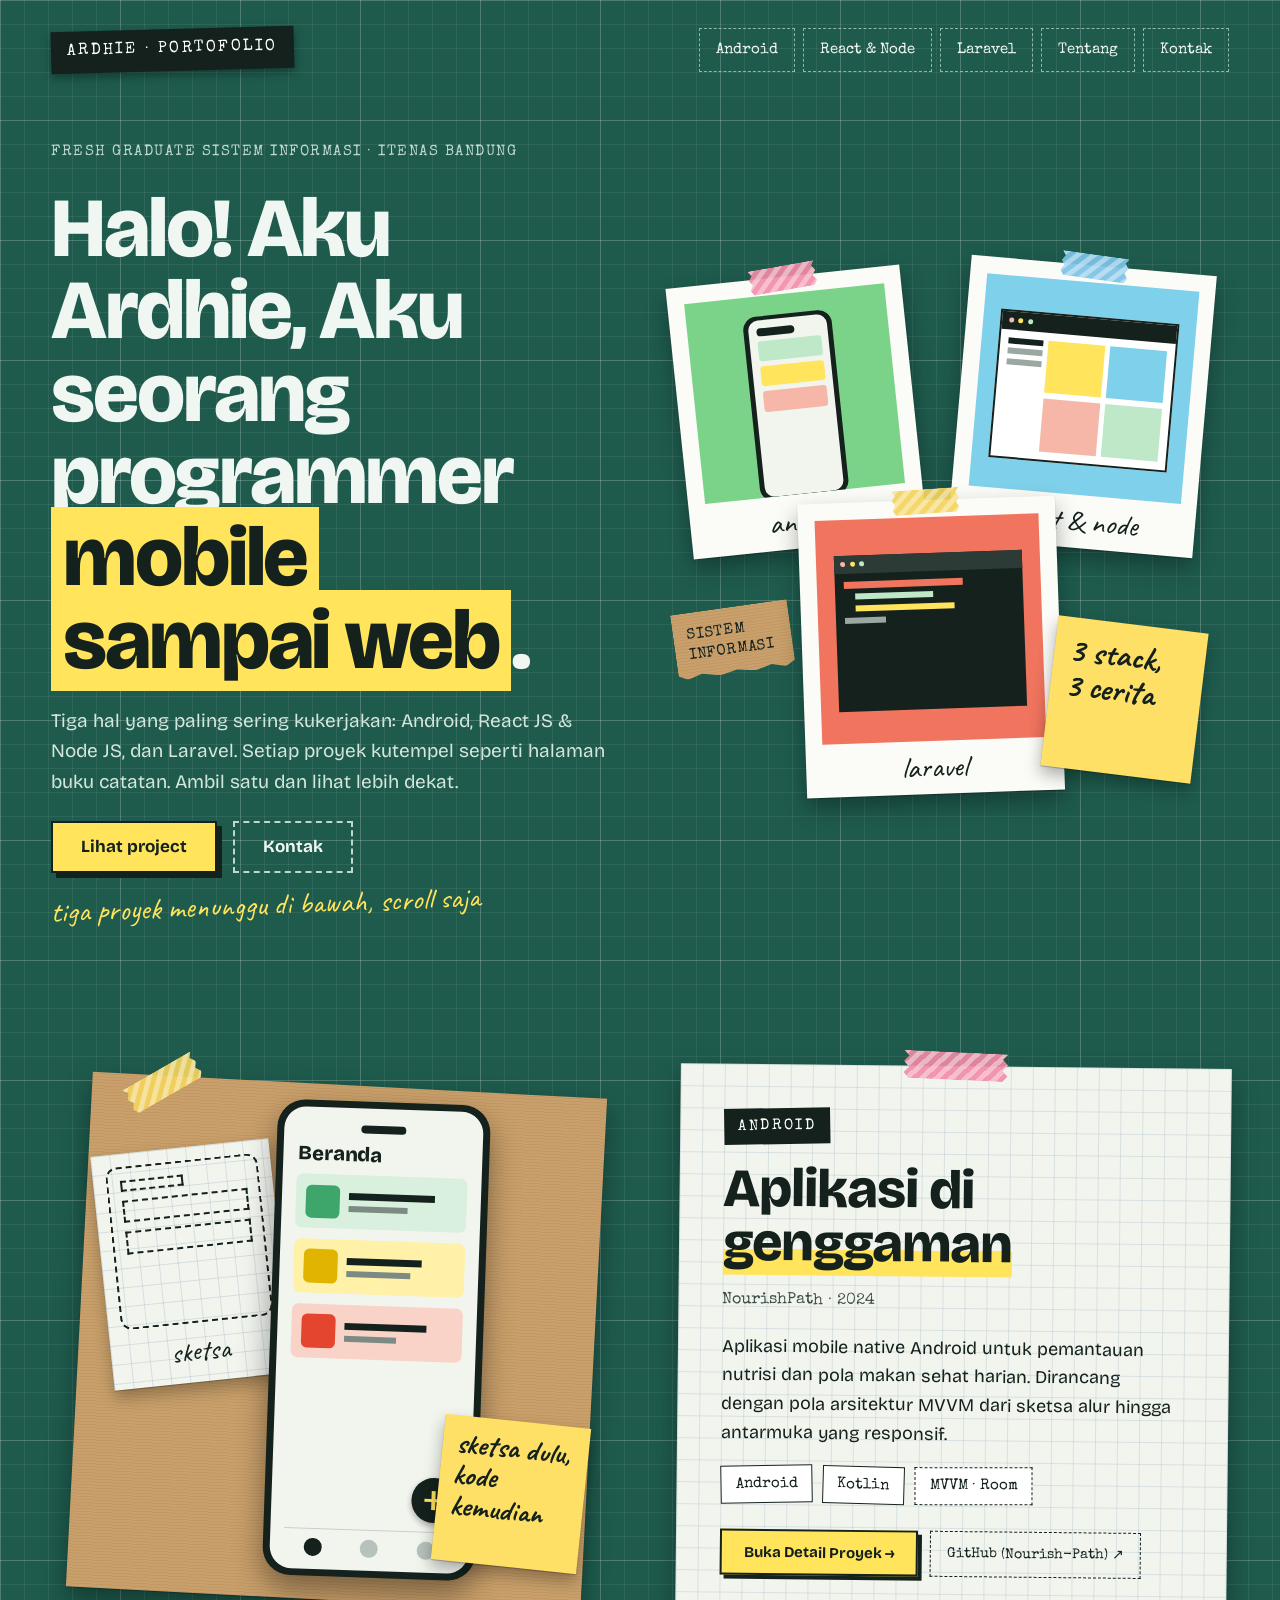
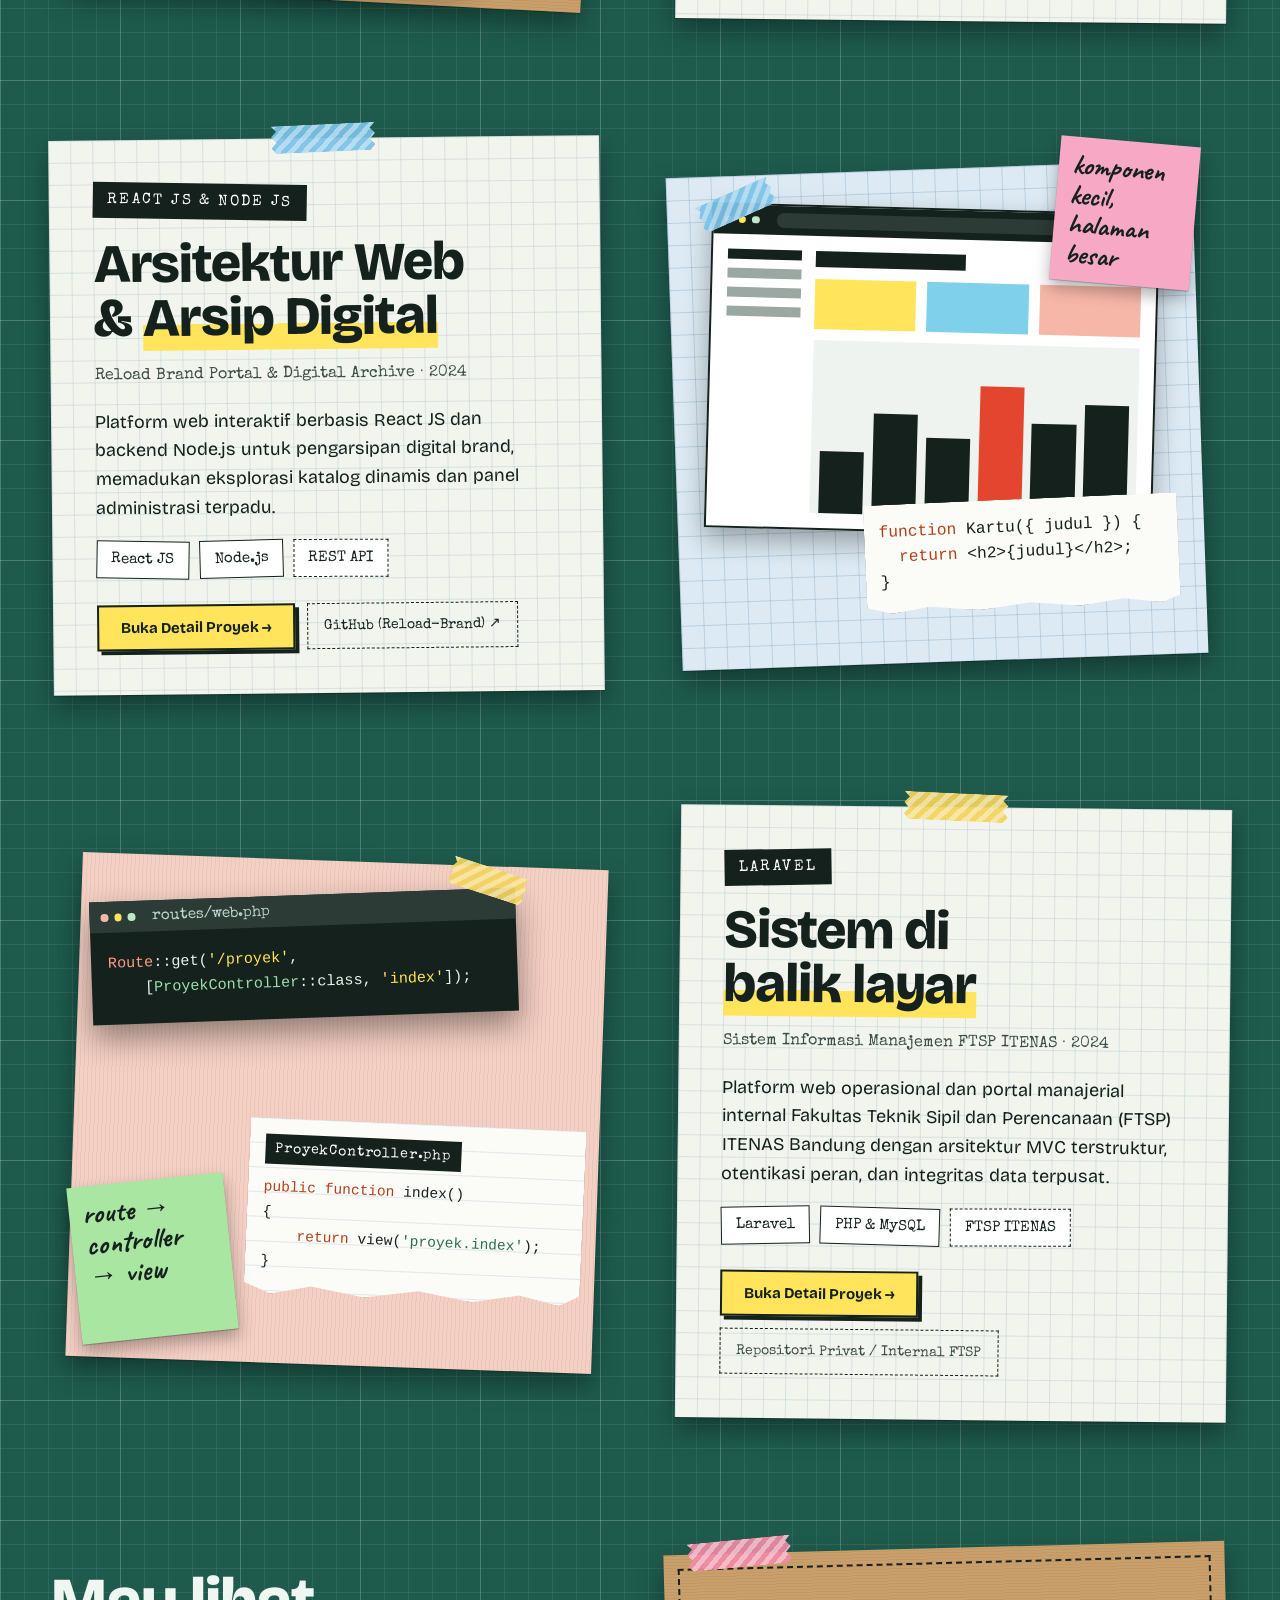
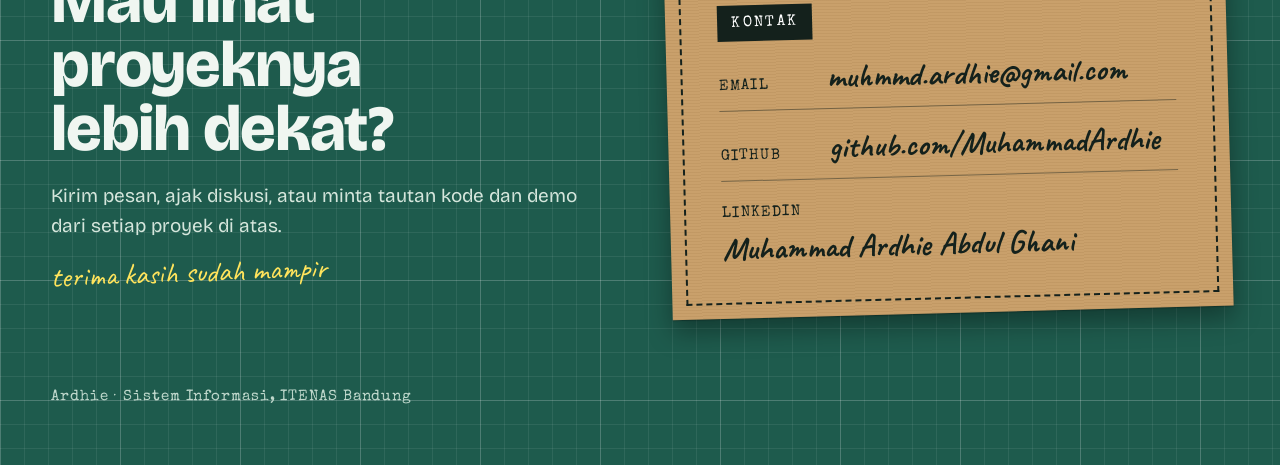
<file: index.html>
<!DOCTYPE html>
<html lang="id">

<head>
  <meta charset="utf-8">
  <meta name="viewport" content="width=device-width, initial-scale=1">
  <title>Portofolio Ardhie — Meja Kerja &amp; Rekayasa Sistem</title>
  <meta name="description"
    content="Portofolio software engineer Muhammad Ardhie. Spesialisasi Android Native, React JS, dan Laravel Systems.">
  <link rel="icon" type="image/svg+xml" href="assets/favicon.svg">
  <link rel="preconnect" href="https://fonts.googleapis.com">
  <link rel="preconnect" href="https://fonts.gstatic.com" crossorigin>
  <link
    href="https://fonts.googleapis.com/css2?family=Bricolage+Grotesque:opsz,wght@12..96,400;12..96,700;12..96,800&family=Caveat:wght@500;700&family=Special+Elite&display=swap"
    rel="stylesheet">
  <style>
    * {
      box-sizing: border-box;
    }

    html {
      scroll-behavior: smooth;
    }

    ::selection {
      background: #FFE45C;
      color: #14211C;
    }

    ::-moz-selection {
      background: #FFE45C;
      color: #14211C;
    }

    body {
      margin: 0;
      color: #F0F6F1;
      font-family: 'Bricolage Grotesque', 'Segoe UI', sans-serif;
      line-height: 1.6;
      background-color: #1E5B4D;
      background-image:
        linear-gradient(rgba(255, 255, 255, .07) 1px, transparent 1px),
        linear-gradient(90deg, rgba(255, 255, 255, .07) 1px, transparent 1px),
        linear-gradient(rgba(255, 255, 255, .15) 1px, transparent 1px),
        linear-gradient(90deg, rgba(255, 255, 255, .15) 1px, transparent 1px);
      background-size: 24px 24px, 24px 24px, 120px 120px, 120px 120px;
      overflow-x: hidden;
    }

    a {
      color: #14211C;
    }

    a:focus-visible {
      outline: 3px solid #FFE45C;
      outline-offset: 3px;
    }

    a.nav:hover {
      background: #FFE45C;
      color: #14211C;
    }

    a.btn-main:hover {
      transform: translate(2px, 2px);
      box-shadow: 2px 2px 0 #14211C;
    }

    a.btn-alt:hover {
      background: rgba(255, 255, 255, .12);
    }

    .pin {
      transform: rotate(var(--r, 0deg));
      transition: transform .25s ease, box-shadow .25s ease;
    }

    .pin:hover {
      transform: rotate(0deg) scale(1.025);
      z-index: 9;
    }

    @media (prefers-reduced-motion: reduce) {
      html {
        scroll-behavior: auto;
      }

      .pin,
      a.btn-main {
        transition: none;
      }

      .pin:hover {
        transform: rotate(var(--r, 0deg));
      }
    }
  </style>
</head>

<body>
  <!-- Meja potong (cutting mat) hijau, kertas dan foto ditempel di atasnya -->
  <div
    style="width:100%; box-sizing:border-box; min-height:100vh; padding:0 clamp(16px,4vw,56px) 56px; background-color:#1E5B4D; background-image:linear-gradient(rgba(255,255,255,.07) 1px,transparent 1px),linear-gradient(90deg,rgba(255,255,255,.07) 1px,transparent 1px),linear-gradient(rgba(255,255,255,.15) 1px,transparent 1px),linear-gradient(90deg,rgba(255,255,255,.15) 1px,transparent 1px); background-size:24px 24px,24px 24px,120px 120px,120px 120px; color:#F0F6F1; font-family:'Bricolage Grotesque','Segoe UI',sans-serif; overflow-x:hidden"
    data-canvas-width="1360" data-canvas-height="3350" data-document-role="page" data-label="Landing portfolio">
    <div style="max-width:1200px; margin:0 auto; display:flex; flex-direction:column">

      <!-- NAV -->
      <nav aria-label="Navigasi utama"
        style="display:flex; flex-wrap:wrap; align-items:center; justify-content:space-between; gap:16px; padding-block:28px">
        <div
          style="background:#14211C; color:#FFFFFF; font-family:'Special Elite','Courier New',monospace; font-size:16px; letter-spacing:.14em; text-transform:uppercase; padding:8px 16px; transform:rotate(-1.5deg); box-shadow:0 4px 10px rgba(0,0,0,.35)">
          Ardhie · Portofolio</div>
        <div style="display:flex; flex-wrap:wrap; gap:8px">
          <a class="nav" href="#android"
            style="display:inline-flex; align-items:center; min-height:44px; padding:0 16px; box-sizing:border-box; font-family:'Special Elite','Courier New',monospace; font-size:15px; color:#F0F6F1; text-decoration:none; border:1.5px dashed #8FB8A6">Android</a>
          <a class="nav" href="#react"
            style="display:inline-flex; align-items:center; min-height:44px; padding:0 16px; box-sizing:border-box; font-family:'Special Elite','Courier New',monospace; font-size:15px; color:#F0F6F1; text-decoration:none; border:1.5px dashed #8FB8A6">React
            &amp; Node</a>
          <a class="nav" href="#laravel"
            style="display:inline-flex; align-items:center; min-height:44px; padding:0 16px; box-sizing:border-box; font-family:'Special Elite','Courier New',monospace; font-size:15px; color:#F0F6F1; text-decoration:none; border:1.5px dashed #8FB8A6">Laravel</a>
          <a class="nav" href="about.html"
            style="display:inline-flex; align-items:center; min-height:44px; padding:0 16px; box-sizing:border-box; font-family:'Special Elite','Courier New',monospace; font-size:15px; color:#F0F6F1; text-decoration:none; border:1.5px dashed #8FB8A6">Tentang</a>
          <a class="nav" href="#kontak"
            style="display:inline-flex; align-items:center; min-height:44px; padding:0 16px; box-sizing:border-box; font-family:'Special Elite','Courier New',monospace; font-size:15px; color:#F0F6F1; text-decoration:none; border:1.5px dashed #8FB8A6">Kontak</a>
        </div>
      </nav>

      <!-- HERO -->
      <header style="display:flex; flex-wrap:wrap; align-items:center; gap:56px; padding-block:40px 80px">
        <div style="flex:1 1 440px; min-width:0; display:flex; flex-direction:column; gap:24px">
          <div
            style="font-family:'Special Elite','Courier New',monospace; font-size:15px; letter-spacing:.1em; text-transform:uppercase; color:#BFD8CC">
            Fresh Graduate Sistem Informasi · ITENAS Bandung</div>
          <h1
            style="margin:0; font-size:clamp(42px,7vw,84px); line-height:.98; letter-spacing:-.025em; font-weight:800; color:#F0F6F1; text-wrap:balance">
            Halo! Aku Ardhie, Aku seorang programmer <span
              style="background:#FFE45C; color:#14211C; padding:0 .14em; box-decoration-break:clone; -webkit-box-decoration-break:clone">mobile
              sampai web</span>.</h1>
          <p style="margin:0; max-width:52ch; font-size:19px; line-height:1.6; color:#D5E6DC">Tiga hal yang paling
            sering kukerjakan: Android, React JS &amp; Node JS, dan Laravel. Setiap proyek kutempel seperti halaman buku catatan.
            Ambil satu dan lihat lebih dekat.</p>
          <div style="display:flex; flex-wrap:wrap; gap:16px; align-items:center">
            <a class="btn-main" href="#android"
              style="display:inline-flex; align-items:center; min-height:52px; padding:0 28px; box-sizing:border-box; background:#FFE45C; color:#14211C; font-weight:700; font-size:17px; text-decoration:none; border:2px solid #14211C; box-shadow:5px 5px 0 #14211C; transition:transform .15s ease,box-shadow .15s ease">Lihat
              project</a>
            <a class="btn-alt" href="#kontak"
              style="display:inline-flex; align-items:center; min-height:52px; padding:0 28px; box-sizing:border-box; color:#F0F6F1; font-weight:700; font-size:17px; text-decoration:none; border:2px dashed #BFD8CC">Kontak</a>
          </div>
          <div
            style="font-family:'Caveat','Comic Sans MS',cursive; font-size:30px; line-height:1; color:#FFE45C; transform:rotate(-2deg); transform-origin:left center">
            tiga proyek menunggu di bawah, scroll saja</div>
        </div>

        <div style="flex:1 1 440px; min-width:0; display:flex; justify-content:center">
          <div style="container-type:inline-size; position:relative; width:100%; max-width:560px; aspect-ratio:1 / 1">

            <!-- polaroid: android -->
            <div class="pin"
              style="--r:-6deg; position:absolute; left:2%; top:4%; width:42%; box-sizing:border-box; padding:3cqw 3cqw 0; background:#FBFBF7; box-shadow:0 1px 1px rgba(0,0,0,.25),0 10px 22px rgba(0,0,0,.32)">
              <div style="position:relative; aspect-ratio:1 / 1; background:#7BD389; overflow:hidden">
                <div
                  style="position:absolute; left:28%; top:10%; width:44%; height:92%; box-sizing:border-box; padding:.8cqw; background:#14211C; border-radius:2.4cqw">
                  <div
                    style="width:100%; height:100%; box-sizing:border-box; padding:1.4cqw; background:#F2F4EE; border-radius:1.8cqw; display:flex; flex-direction:column; gap:.9cqw">
                    <div style="height:1.4cqw; width:60%; background:#14211C; border-radius:1cqw"></div>
                    <div style="height:3.6cqw; background:#BFE8C8; border-radius:.6cqw"></div>
                    <div style="height:3.6cqw; background:#FFE45C; border-radius:.6cqw"></div>
                    <div style="height:3.6cqw; background:#F6B7A8; border-radius:.6cqw"></div>
                  </div>
                </div>
              </div>
              <div
                style="height:9.5cqw; display:flex; align-items:center; justify-content:center; font-family:'Caveat','Comic Sans MS',cursive; font-size:5.4cqw; color:#14211C">
                android</div>
              <div
                style="position:absolute; top:-2cqw; left:50%; margin-left:-6cqw; width:12cqw; height:4.4cqw; transform:rotate(-4deg); background:repeating-linear-gradient(135deg,rgba(255,255,255,.4) 0 5px,rgba(255,255,255,0) 5px 10px),rgba(242,139,168,.9); clip-path:polygon(0 0,5% 20%,0 40%,5% 60%,0 80%,5% 100%,95% 100%,100% 80%,95% 60%,100% 40%,95% 20%,100% 0)">
              </div>
            </div>

            <!-- polaroid: react -->
            <div class="pin"
              style="--r:5deg; position:absolute; left:52%; top:2%; width:44%; box-sizing:border-box; padding:3cqw 3cqw 0; background:#FBFBF7; box-shadow:0 1px 1px rgba(0,0,0,.25),0 10px 22px rgba(0,0,0,.32)">
              <div style="position:relative; aspect-ratio:1 / 1; background:#7FD0EA; overflow:hidden">
                <div
                  style="position:absolute; left:8%; top:16%; width:84%; height:70%; box-sizing:border-box; background:#FFFFFF; border:.5cqw solid #14211C; display:flex; flex-direction:column">
                  <div
                    style="height:3.2cqw; background:#14211C; display:flex; align-items:center; gap:.8cqw; padding-left:1.2cqw">
                    <div style="width:.9cqw; height:.9cqw; border-radius:50%; background:#F6B7A8"></div>
                    <div style="width:.9cqw; height:.9cqw; border-radius:50%; background:#FFE45C"></div>
                    <div style="width:.9cqw; height:.9cqw; border-radius:50%; background:#BFE8C8"></div>
                  </div>
                  <div style="flex:1; display:flex; gap:1cqw; padding:1.4cqw">
                    <div style="width:22%; display:flex; flex-direction:column; gap:.8cqw">
                      <div style="height:1.1cqw; background:#14211C"></div>
                      <div style="height:1.1cqw; background:#9AA8A1"></div>
                      <div style="height:1.1cqw; background:#9AA8A1"></div>
                    </div>
                    <div style="flex:1; display:grid; grid-template-columns:repeat(2,minmax(0,1fr)); gap:1cqw">
                      <div style="background:#FFE45C"></div>
                      <div style="background:#7FD0EA"></div>
                      <div style="background:#F6B7A8"></div>
                      <div style="background:#BFE8C8"></div>
                    </div>
                  </div>
                </div>
              </div>
              <div
                style="height:9.5cqw; display:flex; align-items:center; justify-content:center; font-family:'Caveat','Comic Sans MS',cursive; font-size:5.4cqw; color:#14211C">
                react &amp; node</div>
              <div
                style="position:absolute; top:-2cqw; left:50%; margin-left:-6cqw; width:12cqw; height:4.4cqw; transform:rotate(3deg); background:repeating-linear-gradient(135deg,rgba(255,255,255,.4) 0 5px,rgba(255,255,255,0) 5px 10px),rgba(124,195,232,.92); clip-path:polygon(0 0,5% 20%,0 40%,5% 60%,0 80%,5% 100%,95% 100%,100% 80%,95% 60%,100% 40%,95% 20%,100% 0)">
              </div>
            </div>

            <!-- kertas kraft: jurusan -->
            <div class="pin"
              style="--r:-8deg; position:absolute; left:1%; top:63%; width:21%; box-sizing:border-box; padding:2.4cqw; background:#C9A06B; background-image:repeating-linear-gradient(0deg,rgba(120,80,30,.09) 0 1px,transparent 1px 3px); color:#14211C; font-family:'Special Elite','Courier New',monospace; font-size:2.7cqw; line-height:1.3; letter-spacing:.06em; text-transform:uppercase; box-shadow:0 1px 1px rgba(0,0,0,.25),0 8px 16px rgba(0,0,0,.3); clip-path:polygon(0 0,100% 0,100% 92%,92% 100%,80% 94%,66% 100%,50% 95%,36% 100%,20% 94%,8% 100%,0 93%)">
              Sistem Informasi</div>

            <!-- polaroid: laravel -->
            <div class="pin"
              style="--r:-2deg; position:absolute; left:24%; top:44%; width:46%; box-sizing:border-box; padding:3cqw 3cqw 0; background:#FBFBF7; box-shadow:0 1px 1px rgba(0,0,0,.25),0 10px 22px rgba(0,0,0,.32)">
              <div style="position:relative; aspect-ratio:1 / 1; background:#F0745E; overflow:hidden">
                <div
                  style="position:absolute; left:8%; top:16%; width:84%; height:70%; box-sizing:border-box; background:#14211C; display:flex; flex-direction:column">
                  <div
                    style="height:3.2cqw; background:#2C3B35; display:flex; align-items:center; gap:.8cqw; padding-left:1.2cqw">
                    <div style="width:.9cqw; height:.9cqw; border-radius:50%; background:#F6B7A8"></div>
                    <div style="width:.9cqw; height:.9cqw; border-radius:50%; background:#FFE45C"></div>
                    <div style="width:.9cqw; height:.9cqw; border-radius:50%; background:#BFE8C8"></div>
                  </div>
                  <div style="flex:1; display:flex; flex-direction:column; gap:1cqw; padding:1.6cqw">
                    <div style="height:1.1cqw; width:70%; background:#F0745E"></div>
                    <div style="height:1.1cqw; width:46%; background:#BFE8C8; margin-left:2cqw"></div>
                    <div style="height:1.1cqw; width:58%; background:#FFE45C; margin-left:2cqw"></div>
                    <div style="height:1.1cqw; width:24%; background:#9AA8A1"></div>
                  </div>
                </div>
              </div>
              <div
                style="height:9.5cqw; display:flex; align-items:center; justify-content:center; font-family:'Caveat','Comic Sans MS',cursive; font-size:5.4cqw; color:#14211C">
                laravel</div>
              <div
                style="position:absolute; top:-2cqw; left:50%; margin-left:-6cqw; width:12cqw; height:4.4cqw; transform:rotate(-2deg); background:repeating-linear-gradient(135deg,rgba(255,255,255,.4) 0 5px,rgba(255,255,255,0) 5px 10px),rgba(244,211,94,.92); clip-path:polygon(0 0,5% 20%,0 40%,5% 60%,0 80%,5% 100%,95% 100%,100% 80%,95% 60%,100% 40%,95% 20%,100% 0)">
              </div>
            </div>

            <!-- sticky note -->
            <div class="pin"
              style="--r:7deg; position:absolute; left:68%; top:66%; width:27%; aspect-ratio:1 / 1; box-sizing:border-box; padding:2.6cqw; background:#FFE066; box-shadow:0 1px 1px rgba(0,0,0,.25),0 8px 16px rgba(0,0,0,.3); font-family:'Caveat','Comic Sans MS',cursive; font-size:6cqw; line-height:1.05; color:#14211C; font-weight:700">
              3 stack,<br>3 cerita</div>
          </div>
        </div>
      </header>

      <!-- ANDROID: gambar kiri, teks kanan -->
      <section id="android"
        style="display:flex; flex-wrap:wrap; align-items:center; gap:56px; padding-block:56px; scroll-margin-top:16px">
        <div style="flex:1 1 440px; min-width:0; display:flex; justify-content:center">
          <div style="container-type:inline-size; position:relative; width:100%; max-width:560px; aspect-ratio:1 / 1">
            <div
              style="position:absolute; left:4%; top:4%; width:92%; height:92%; transform:rotate(3deg); background:#C9A06B; background-image:repeating-linear-gradient(0deg,rgba(120,80,30,.09) 0 1px,transparent 1px 3px); box-shadow:0 1px 1px rgba(0,0,0,.25),0 12px 26px rgba(0,0,0,.35)">
            </div>
            <div
              style="position:absolute; top:1%; left:12%; width:14cqw; height:5cqw; transform:rotate(-30deg); background:repeating-linear-gradient(135deg,rgba(255,255,255,.4) 0 5px,rgba(255,255,255,0) 5px 10px),rgba(244,211,94,.92); clip-path:polygon(0 0,5% 20%,0 40%,5% 60%,0 80%,5% 100%,95% 100%,100% 80%,95% 60%,100% 40%,95% 20%,100% 0)">
            </div>

            <!-- sketsa wireframe -->
            <div class="pin"
              style="--r:-6deg; position:absolute; left:8%; top:15%; width:32%; height:42%; box-sizing:border-box; padding:2.4cqw; background-color:#F2F4EE; background-image:linear-gradient(rgba(60,110,150,.16) 1px,transparent 1px),linear-gradient(90deg,rgba(60,110,150,.16) 1px,transparent 1px); background-size:3.4cqw 3.4cqw; box-shadow:0 1px 1px rgba(0,0,0,.25),0 8px 16px rgba(0,0,0,.28)">
              <div
                style="width:100%; height:78%; box-sizing:border-box; border:.5cqw dashed #14211C; border-radius:2cqw; padding:2cqw; display:flex; flex-direction:column; gap:1.6cqw">
                <div style="height:2cqw; width:50%; border:.4cqw dashed #14211C"></div>
                <div style="height:4cqw; border:.4cqw dashed #14211C"></div>
                <div style="height:4cqw; border:.4cqw dashed #14211C"></div>
              </div>
              <div
                style="font-family:'Caveat','Comic Sans MS',cursive; font-size:5cqw; color:#14211C; text-align:center; padding-top:1cqw">
                sketsa</div>
            </div>

            <!-- ponsel -->
            <div class="pin"
              style="--r:2deg; position:absolute; left:38%; top:7%; width:38%; height:85%; box-sizing:border-box; padding:1.2cqw; background:#14211C; border-radius:5cqw; box-shadow:0 14px 30px rgba(0,0,0,.4)">
              <div
                style="position:relative; width:100%; height:100%; box-sizing:border-box; padding:3cqw 2.6cqw 2.4cqw; background:#F2F4EE; border-radius:3.9cqw; display:flex; flex-direction:column; gap:2cqw; overflow:hidden">
                <div style="align-self:center; width:8cqw; height:1.5cqw; border-radius:1cqw; background:#14211C"></div>
                <div style="font-size:3.6cqw; font-weight:800; color:#14211C; line-height:1">Beranda</div>
                <div
                  style="display:flex; align-items:center; gap:1.6cqw; padding:1.8cqw; background:#D8F0DD; border-radius:1.2cqw">
                  <div style="width:6cqw; height:6cqw; background:#3FA66B; border-radius:1cqw"></div>
                  <div style="flex:1; display:flex; flex-direction:column; gap:1cqw">
                    <div style="height:1.3cqw; width:80%; background:#14211C"></div>
                    <div style="height:1.1cqw; width:55%; background:#7C8A83"></div>
                  </div>
                </div>
                <div
                  style="display:flex; align-items:center; gap:1.6cqw; padding:1.8cqw; background:#FFF1A8; border-radius:1.2cqw">
                  <div style="width:6cqw; height:6cqw; background:#E0B400; border-radius:1cqw"></div>
                  <div style="flex:1; display:flex; flex-direction:column; gap:1cqw">
                    <div style="height:1.3cqw; width:70%; background:#14211C"></div>
                    <div style="height:1.1cqw; width:60%; background:#7C8A83"></div>
                  </div>
                </div>
                <div
                  style="display:flex; align-items:center; gap:1.6cqw; padding:1.8cqw; background:#FAD3C8; border-radius:1.2cqw">
                  <div style="width:6cqw; height:6cqw; background:#E4452F; border-radius:1cqw"></div>
                  <div style="flex:1; display:flex; flex-direction:column; gap:1cqw">
                    <div style="height:1.3cqw; width:76%; background:#14211C"></div>
                    <div style="height:1.1cqw; width:48%; background:#7C8A83"></div>
                  </div>
                </div>
                <div style="flex:1"></div>
                <div
                  style="position:absolute; right:2.6cqw; bottom:9cqw; width:8cqw; height:8cqw; border-radius:50%; background:#14211C; box-shadow:0 3px 6px rgba(0,0,0,.3)">
                  <div
                    style="position:absolute; left:50%; top:50%; width:3.4cqw; height:.7cqw; margin:-.35cqw 0 0 -1.7cqw; background:#FFE45C">
                  </div>
                  <div
                    style="position:absolute; left:50%; top:50%; width:.7cqw; height:3.4cqw; margin:-1.7cqw 0 0 -.35cqw; background:#FFE45C">
                  </div>
                </div>
                <div
                  style="display:flex; justify-content:space-around; padding-top:1.6cqw; border-top:.3cqw solid #C9D1CC">
                  <div style="width:3.2cqw; height:3.2cqw; border-radius:50%; background:#14211C"></div>
                  <div style="width:3.2cqw; height:3.2cqw; border-radius:50%; background:#B7C2BC"></div>
                  <div style="width:3.2cqw; height:3.2cqw; border-radius:50%; background:#B7C2BC"></div>
                </div>
              </div>
            </div>

            <div class="pin"
              style="--r:6deg; position:absolute; left:68%; top:64%; width:26%; aspect-ratio:1 / 1; box-sizing:border-box; padding:2.4cqw; background:#FFE066; box-shadow:0 1px 1px rgba(0,0,0,.25),0 8px 16px rgba(0,0,0,.3); font-family:'Caveat','Comic Sans MS',cursive; font-size:5.2cqw; line-height:1.05; color:#14211C; font-weight:700">
              sketsa dulu, kode kemudian</div>
          </div>
        </div>

        <div class="pin"
          style="--r:.6deg; position:relative; flex:1 1 420px; min-width:0; box-sizing:border-box; padding:clamp(24px,4vw,44px); background-color:#F2F4EE; background-image:linear-gradient(rgba(60,110,150,.14) 1px,transparent 1px),linear-gradient(90deg,rgba(60,110,150,.14) 1px,transparent 1px); background-size:22px 22px; color:#14211C; box-shadow:0 1px 1px rgba(0,0,0,.25),0 12px 26px rgba(0,0,0,.35); display:flex; flex-direction:column; gap:18px">
          <div
            style="position:absolute; top:-14px; left:50%; margin-left:-52px; width:104px; height:28px; transform:rotate(2deg); background:repeating-linear-gradient(135deg,rgba(255,255,255,.4) 0 5px,rgba(255,255,255,0) 5px 10px),rgba(242,139,168,.9); clip-path:polygon(0 0,5% 20%,0 40%,5% 60%,0 80%,5% 100%,95% 100%,100% 80%,95% 60%,100% 40%,95% 20%,100% 0)">
          </div>
          <div
            style="align-self:flex-start; background:#14211C; color:#FFFFFF; font-family:'Special Elite','Courier New',monospace; font-size:15px; letter-spacing:.16em; text-transform:uppercase; padding:6px 14px; transform:rotate(-1.5deg)">
            Android</div>
          <h2
            style="margin:0; font-size:clamp(34px,5vw,54px); line-height:1; letter-spacing:-.02em; font-weight:800; text-wrap:balance">
            Aplikasi di <span style="background:linear-gradient(transparent 60%,#FFE45C 60%)">genggaman</span></h2>
          <div style="font-family:'Special Elite','Courier New',monospace; font-size:16px; color:#3E4E47">NourishPath ·
            2024</div>
          <p style="margin:0; max-width:52ch; font-size:18px; line-height:1.6">Aplikasi mobile native Android untuk
            pemantauan nutrisi dan pola makan sehat harian. Dirancang dengan pola arsitektur MVVM dari sketsa alur
            hingga antarmuka yang responsif.</p>
          <div style="display:flex; flex-wrap:wrap; gap:10px">
            <span
              style="padding:6px 14px; background:#FFFFFF; border:1.5px solid #14211C; font-family:'Special Elite','Courier New',monospace; font-size:15px; transform:rotate(-1.5deg)">Android</span>
            <span
              style="padding:6px 14px; background:#FFFFFF; border:1.5px solid #14211C; font-family:'Special Elite','Courier New',monospace; font-size:15px; transform:rotate(1deg)">Kotlin</span>
            <span
              style="padding:6px 14px; background:#FFFFFF; border:1.5px dashed #14211C; font-family:'Special Elite','Courier New',monospace; font-size:15px; transform:rotate(-.5deg)">MVVM
              · Room</span>
          </div>
          <div style="display:flex; flex-wrap:wrap; gap:12px; align-items:center; margin-top:8px">
            <a class="btn-main" href="android.html"
              style="display:inline-flex; align-items:center; min-height:46px; padding:0 22px; box-sizing:border-box; background:#FFE45C; color:#14211C; font-weight:700; font-size:15px; text-decoration:none; border:2px solid #14211C; box-shadow:4px 4px 0 #14211C; transition:transform .15s ease,box-shadow .15s ease">Buka
              Detail Proyek →</a>
            <a class="btn-alt" href="https://github.com/Nourish-Path" target="_blank" rel="noopener noreferrer"
              style="display:inline-flex; align-items:center; min-height:46px; padding:0 16px; box-sizing:border-box; color:#14211C; font-family:'Special Elite','Courier New',monospace; font-size:14px; text-decoration:none; border:1.5px dashed #14211C">GitHub
              (Nourish-Path) ↗</a>
          </div>
        </div>
      </section>

      <!-- REACT JS: teks kiri, gambar kanan -->
      <section id="react"
        style="display:flex; flex-wrap:wrap; align-items:center; gap:56px; padding-block:56px; scroll-margin-top:16px">
        <div class="pin"
          style="--r:-.6deg; position:relative; flex:1 1 420px; min-width:0; box-sizing:border-box; padding:clamp(24px,4vw,44px); background-color:#F2F4EE; background-image:linear-gradient(rgba(60,110,150,.14) 1px,transparent 1px),linear-gradient(90deg,rgba(60,110,150,.14) 1px,transparent 1px); background-size:22px 22px; color:#14211C; box-shadow:0 1px 1px rgba(0,0,0,.25),0 12px 26px rgba(0,0,0,.35); display:flex; flex-direction:column; gap:18px">
          <div
            style="position:absolute; top:-14px; left:50%; margin-left:-52px; width:104px; height:28px; transform:rotate(-2deg); background:repeating-linear-gradient(135deg,rgba(255,255,255,.4) 0 5px,rgba(255,255,255,0) 5px 10px),rgba(124,195,232,.92); clip-path:polygon(0 0,5% 20%,0 40%,5% 60%,0 80%,5% 100%,95% 100%,100% 80%,95% 60%,100% 40%,95% 20%,100% 0)">
          </div>
          <div
            style="align-self:flex-start; background:#14211C; color:#FFFFFF; font-family:'Special Elite','Courier New',monospace; font-size:15px; letter-spacing:.16em; text-transform:uppercase; padding:6px 14px; transform:rotate(1.5deg)">
            React JS &amp; Node JS</div>
          <h2
            style="margin:0; font-size:clamp(34px,5vw,54px); line-height:1; letter-spacing:-.02em; font-weight:800; text-wrap:balance">
            Arsitektur Web &amp; <span style="background:linear-gradient(transparent 60%,#FFE45C 60%)">Arsip Digital</span></h2>
          <div style="font-family:'Special Elite','Courier New',monospace; font-size:16px; color:#3E4E47">Reload Brand
            Portal &amp; Digital Archive · 2024</div>
          <p style="margin:0; max-width:52ch; font-size:18px; line-height:1.6">Platform web interaktif berbasis React
            JS dan backend Node.js untuk pengarsipan digital brand, memadukan eksplorasi katalog dinamis dan panel administrasi
            terpadu.</p>
          <div style="display:flex; flex-wrap:wrap; gap:10px">
            <span
              style="padding:6px 14px; background:#FFFFFF; border:1.5px solid #14211C; font-family:'Special Elite','Courier New',monospace; font-size:15px; transform:rotate(1.5deg)">React
              JS</span>
            <span
              style="padding:6px 14px; background:#FFFFFF; border:1.5px solid #14211C; font-family:'Special Elite','Courier New',monospace; font-size:15px; transform:rotate(-1deg)">Node.js</span>
            <span
              style="padding:6px 14px; background:#FFFFFF; border:1.5px dashed #14211C; font-family:'Special Elite','Courier New',monospace; font-size:15px; transform:rotate(.5deg)">REST API</span>
          </div>
          <div style="display:flex; flex-wrap:wrap; gap:12px; align-items:center; margin-top:8px">
            <a class="btn-main" href="react.html"
              style="display:inline-flex; align-items:center; min-height:46px; padding:0 22px; box-sizing:border-box; background:#FFE45C; color:#14211C; font-weight:700; font-size:15px; text-decoration:none; border:2px solid #14211C; box-shadow:4px 4px 0 #14211C; transition:transform .15s ease,box-shadow .15s ease">Buka
              Detail Proyek →</a>
            <a class="btn-alt" href="https://github.com/Reload-Brand-Portal-Digital-Archive" target="_blank"
              rel="noopener noreferrer"
              style="display:inline-flex; align-items:center; min-height:46px; padding:0 16px; box-sizing:border-box; color:#14211C; font-family:'Special Elite','Courier New',monospace; font-size:14px; text-decoration:none; border:1.5px dashed #14211C">GitHub
              (Reload-Brand) ↗</a>
          </div>
        </div>

        <div style="flex:1 1 440px; min-width:0; display:flex; justify-content:center">
          <div style="container-type:inline-size; position:relative; width:100%; max-width:560px; aspect-ratio:1 / 1">
            <div
              style="position:absolute; left:2%; top:6%; width:94%; height:88%; transform:rotate(-2deg); background-color:#DDEAF3; background-image:linear-gradient(rgba(40,100,150,.2) 1px,transparent 1px),linear-gradient(90deg,rgba(40,100,150,.2) 1px,transparent 1px); background-size:4cqw 4cqw; box-shadow:0 1px 1px rgba(0,0,0,.25),0 12px 26px rgba(0,0,0,.35)">
            </div>

            <!-- jendela browser -->
            <div class="pin"
              style="--r:1.5deg; position:absolute; left:8%; top:13%; width:80%; height:58%; box-sizing:border-box; background:#FFFFFF; border:.5cqw solid #14211C; display:flex; flex-direction:column; box-shadow:0 12px 26px rgba(0,0,0,.32)">
              <div
                style="height:5.2cqw; background:#14211C; display:flex; align-items:center; gap:1cqw; padding-inline:2cqw">
                <div style="width:1.4cqw; height:1.4cqw; border-radius:50%; background:#F6B7A8"></div>
                <div style="width:1.4cqw; height:1.4cqw; border-radius:50%; background:#FFE45C"></div>
                <div style="width:1.4cqw; height:1.4cqw; border-radius:50%; background:#BFE8C8"></div>
                <div style="flex:1; height:2.6cqw; margin-left:2cqw; background:#2C3B35; border-radius:1.3cqw"></div>
              </div>
              <div style="flex:1; display:flex; gap:2.4cqw; padding:2.6cqw; min-height:0">
                <div style="width:18%; display:flex; flex-direction:column; gap:1.6cqw">
                  <div style="height:1.8cqw; background:#14211C"></div>
                  <div style="height:1.8cqw; background:#9AA8A1"></div>
                  <div style="height:1.8cqw; background:#9AA8A1"></div>
                  <div style="height:1.8cqw; background:#9AA8A1"></div>
                </div>
                <div style="flex:1; min-width:0; display:flex; flex-direction:column; gap:2cqw">
                  <div style="height:3cqw; width:46%; background:#14211C"></div>
                  <div style="display:flex; gap:2cqw; height:9cqw">
                    <div style="flex:1; background:#FFE45C"></div>
                    <div style="flex:1; background:#7FD0EA"></div>
                    <div style="flex:1; background:#F6B7A8"></div>
                  </div>
                  <div
                    style="flex:1; display:flex; align-items:flex-end; gap:1.6cqw; padding:1.6cqw 1.6cqw 0; background:#EEF3F0; min-height:0">
                    <div style="flex:1; height:38%; background:#14211C"></div>
                    <div style="flex:1; height:62%; background:#14211C"></div>
                    <div style="flex:1; height:48%; background:#14211C"></div>
                    <div style="flex:1; height:80%; background:#E4452F"></div>
                    <div style="flex:1; height:58%; background:#14211C"></div>
                    <div style="flex:1; height:70%; background:#14211C"></div>
                  </div>
                </div>
              </div>
            </div>
            <div
              style="position:absolute; top:10%; left:6%; width:14cqw; height:5cqw; transform:rotate(-24deg); background:repeating-linear-gradient(135deg,rgba(255,255,255,.4) 0 5px,rgba(255,255,255,0) 5px 10px),rgba(124,195,232,.92); clip-path:polygon(0 0,5% 20%,0 40%,5% 60%,0 80%,5% 100%,95% 100%,100% 80%,95% 60%,100% 40%,95% 20%,100% 0)">
            </div>

            <!-- potongan kode -->
            <div class="pin"
              style="--r:-2.5deg; position:absolute; left:36%; top:65%; width:56%; box-sizing:border-box; padding:2.6cqw 2.6cqw 3.4cqw; background:#FBFBF7; box-shadow:0 1px 1px rgba(0,0,0,.25),0 10px 22px rgba(0,0,0,.32); clip-path:polygon(0 0,100% 0,100% 94%,94% 100%,82% 95%,68% 100%,52% 95%,36% 100%,20% 95%,8% 100%,0 94%)">
              <pre
                style="margin:0; font-family:ui-monospace,Menlo,Consolas,monospace; font-size:2.9cqw; line-height:1.55; color:#14211C; white-space:pre"><span style="color:#B3401A">function</span> Kartu({ judul }) {
  <span style="color:#B3401A">return</span> &lt;h2&gt;{judul}&lt;/h2&gt;;
}</pre>
            </div>

            <div class="pin"
              style="--r:5deg; position:absolute; left:70%; top:1%; width:25%; aspect-ratio:1 / 1; box-sizing:border-box; padding:2.4cqw; background:#F7A8C4; box-shadow:0 1px 1px rgba(0,0,0,.25),0 8px 16px rgba(0,0,0,.3); font-family:'Caveat','Comic Sans MS',cursive; font-size:5cqw; line-height:1.05; color:#14211C; font-weight:700">
              komponen kecil, halaman besar</div>
          </div>
        </div>
      </section>

      <!-- LARAVEL: gambar kiri, teks kanan -->
      <section id="laravel"
        style="display:flex; flex-wrap:wrap; align-items:center; gap:56px; padding-block:56px; scroll-margin-top:16px">
        <div style="flex:1 1 440px; min-width:0; display:flex; justify-content:center">
          <div style="container-type:inline-size; position:relative; width:100%; max-width:560px; aspect-ratio:1 / 1">
            <div
              style="position:absolute; left:3%; top:5%; width:94%; height:90%; transform:rotate(2deg); background:#F3CFC4; background-image:repeating-linear-gradient(90deg,rgba(150,70,50,.07) 0 1px,transparent 1px 4px); box-shadow:0 1px 1px rgba(0,0,0,.25),0 12px 26px rgba(0,0,0,.35)">
            </div>

            <!-- terminal: routes/web.php -->
            <div class="pin"
              style="--r:-2deg; position:absolute; left:6%; top:11%; width:76%; box-sizing:border-box; background:#14211C; box-shadow:0 14px 30px rgba(0,0,0,.4)">
              <div
                style="height:5.6cqw; background:#2C3B35; display:flex; align-items:center; gap:1cqw; padding-inline:2cqw">
                <div style="width:1.4cqw; height:1.4cqw; border-radius:50%; background:#F6B7A8"></div>
                <div style="width:1.4cqw; height:1.4cqw; border-radius:50%; background:#FFE45C"></div>
                <div style="width:1.4cqw; height:1.4cqw; border-radius:50%; background:#BFE8C8"></div>
                <div
                  style="margin-left:2cqw; font-family:'Special Elite','Courier New',monospace; font-size:2.7cqw; color:#BFD8CC">
                  routes/web.php</div>
              </div>
              <pre
                style="margin:0; padding:3.4cqw 3cqw 4cqw; font-family:ui-monospace,Menlo,Consolas,monospace; font-size:2.7cqw; line-height:1.65; color:#E8F3EA; white-space:pre"><span style="color:#FF9A86">Route</span>::get(<span style="color:#FFE45C">'/proyek'</span>,
    [<span style="color:#9BE0AE">ProyekController</span>::class, <span style="color:#FFE45C">'index'</span>]);</pre>
            </div>
            <div
              style="position:absolute; top:6%; left:70%; width:14cqw; height:5cqw; transform:rotate(18deg); background:repeating-linear-gradient(135deg,rgba(255,255,255,.4) 0 5px,rgba(255,255,255,0) 5px 10px),rgba(244,211,94,.92); clip-path:polygon(0 0,5% 20%,0 40%,5% 60%,0 80%,5% 100%,95% 100%,100% 80%,95% 60%,100% 40%,95% 20%,100% 0)">
            </div>

            <!-- kertas controller -->
            <div class="pin"
              style="--r:2.5deg; position:absolute; left:34%; top:52%; width:60%; box-sizing:border-box; padding:2.8cqw 2.8cqw 3.6cqw; background-color:#FBFBF7; background-image:linear-gradient(rgba(60,110,150,.14) 1px,transparent 1px); background-size:100% 4.4cqw; box-shadow:0 1px 1px rgba(0,0,0,.25),0 10px 22px rgba(0,0,0,.32); clip-path:polygon(0 0,100% 0,100% 94%,94% 100%,82% 95%,68% 100%,52% 95%,36% 100%,20% 95%,8% 100%,0 94%)">
              <div
                style="display:inline-block; background:#14211C; color:#FFFFFF; font-family:'Special Elite','Courier New',monospace; font-size:2.5cqw; letter-spacing:.06em; padding:.7cqw 1.8cqw; margin-bottom:2cqw">
                ProyekController.php</div>
              <pre
                style="margin:0; font-family:ui-monospace,Menlo,Consolas,monospace; font-size:2.6cqw; line-height:1.69; color:#14211C; white-space:pre"><span style="color:#B3401A">public function</span> index()
{
    <span style="color:#B3401A">return</span> view(<span style="color:#2B6E4B">'proyek.index'</span>);
}</pre>
            </div>

            <div class="pin"
              style="--r:-6deg; position:absolute; left:3%; top:62%; width:28%; aspect-ratio:1 / 1; box-sizing:border-box; padding:2.4cqw; background:#A8E6A1; box-shadow:0 1px 1px rgba(0,0,0,.25),0 8px 16px rgba(0,0,0,.3); font-family:'Caveat','Comic Sans MS',cursive; font-size:5.2cqw; line-height:1.05; color:#14211C; font-weight:700">
              route → controller → view</div>
          </div>
        </div>

        <div class="pin"
          style="--r:.6deg; position:relative; flex:1 1 420px; min-width:0; box-sizing:border-box; padding:clamp(24px,4vw,44px); background-color:#F2F4EE; background-image:linear-gradient(rgba(60,110,150,.14) 1px,transparent 1px),linear-gradient(90deg,rgba(60,110,150,.14) 1px,transparent 1px); background-size:22px 22px; color:#14211C; box-shadow:0 1px 1px rgba(0,0,0,.25),0 12px 26px rgba(0,0,0,.35); display:flex; flex-direction:column; gap:18px">
          <div
            style="position:absolute; top:-14px; left:50%; margin-left:-52px; width:104px; height:28px; transform:rotate(2deg); background:repeating-linear-gradient(135deg,rgba(255,255,255,.4) 0 5px,rgba(255,255,255,0) 5px 10px),rgba(244,211,94,.92); clip-path:polygon(0 0,5% 20%,0 40%,5% 60%,0 80%,5% 100%,95% 100%,100% 80%,95% 60%,100% 40%,95% 20%,100% 0)">
          </div>
          <div
            style="align-self:flex-start; background:#14211C; color:#FFFFFF; font-family:'Special Elite','Courier New',monospace; font-size:15px; letter-spacing:.16em; text-transform:uppercase; padding:6px 14px; transform:rotate(-1.5deg)">
            Laravel</div>
          <h2
            style="margin:0; font-size:clamp(34px,5vw,54px); line-height:1; letter-spacing:-.02em; font-weight:800; text-wrap:balance">
            Sistem di <span style="background:linear-gradient(transparent 60%,#FFE45C 60%)">balik layar</span></h2>
          <div style="font-family:'Special Elite','Courier New',monospace; font-size:16px; color:#3E4E47">Sistem
            Informasi Manajemen FTSP ITENAS · 2024</div>
          <p style="margin:0; max-width:52ch; font-size:18px; line-height:1.6">Platform web operasional dan portal
            manajerial internal Fakultas Teknik Sipil dan Perencanaan (FTSP) ITENAS Bandung dengan arsitektur MVC
            terstruktur, otentikasi peran, dan integritas data terpusat.</p>
          <div style="display:flex; flex-wrap:wrap; gap:10px">
            <span
              style="padding:6px 14px; background:#FFFFFF; border:1.5px solid #14211C; font-family:'Special Elite','Courier New',monospace; font-size:15px; transform:rotate(-1.5deg)">Laravel</span>
            <span
              style="padding:6px 14px; background:#FFFFFF; border:1.5px solid #14211C; font-family:'Special Elite','Courier New',monospace; font-size:15px; transform:rotate(1deg)">PHP
              &amp; MySQL</span>
            <span
              style="padding:6px 14px; background:#FFFFFF; border:1.5px dashed #14211C; font-family:'Special Elite','Courier New',monospace; font-size:15px; transform:rotate(-.5deg)">FTSP
              ITENAS</span>
          </div>
          <div style="display:flex; flex-wrap:wrap; gap:12px; align-items:center; margin-top:8px">
            <a class="btn-main" href="laravel.html"
              style="display:inline-flex; align-items:center; min-height:46px; padding:0 22px; box-sizing:border-box; background:#FFE45C; color:#14211C; font-weight:700; font-size:15px; text-decoration:none; border:2px solid #14211C; box-shadow:4px 4px 0 #14211C; transition:transform .15s ease,box-shadow .15s ease">Buka
              Detail Proyek →</a>
            <span
              style="display:inline-flex; align-items:center; min-height:46px; padding:0 16px; box-sizing:border-box; color:#3E4E47; font-family:'Special Elite','Courier New',monospace; font-size:14px; border:1.5px dashed #14211C">Repositori
              Privat / Internal FTSP</span>
          </div>
        </div>
      </section>

      <!-- KONTAK -->
      <section id="kontak"
        style="display:flex; flex-wrap:wrap; align-items:center; gap:56px; padding-block:72px 40px; scroll-margin-top:16px">
        <div style="flex:1 1 380px; min-width:0; display:flex; flex-direction:column; gap:20px">
          <h2
            style="margin:0; font-size:clamp(36px,5.4vw,64px); line-height:1; letter-spacing:-.02em; font-weight:800; color:#F0F6F1; text-wrap:balance">
            Mau lihat proyeknya lebih dekat?</h2>
          <p style="margin:0; max-width:46ch; font-size:19px; line-height:1.6; color:#D5E6DC">Kirim pesan, ajak diskusi,
            atau minta tautan kode dan demo dari setiap proyek di atas.</p>
          <div
            style="font-family:'Caveat','Comic Sans MS',cursive; font-size:30px; line-height:1; color:#FFE45C; transform:rotate(-2deg); transform-origin:left center">
            terima kasih sudah mampir</div>
        </div>

        <div class="pin"
          style="--r:-1.5deg; position:relative; flex:1 1 380px; min-width:0; box-sizing:border-box; padding:14px; background:#C9A06B; background-image:repeating-linear-gradient(0deg,rgba(120,80,30,.09) 0 1px,transparent 1px 3px); color:#14211C; box-shadow:0 1px 1px rgba(0,0,0,.25),0 12px 26px rgba(0,0,0,.35)">
          <div
            style="position:absolute; top:-14px; left:24px; width:104px; height:28px; transform:rotate(-4deg); background:repeating-linear-gradient(135deg,rgba(255,255,255,.4) 0 5px,rgba(255,255,255,0) 5px 10px),rgba(242,139,168,.9); clip-path:polygon(0 0,5% 20%,0 40%,5% 60%,0 80%,5% 100%,95% 100%,100% 80%,95% 60%,100% 40%,95% 20%,100% 0)">
          </div>
          <div
            style="box-sizing:border-box; border:2px dashed #14211C; padding:clamp(20px,3.4vw,36px); display:flex; flex-direction:column; gap:20px">
            <div
              style="align-self:flex-start; background:#14211C; color:#FFFFFF; font-family:'Special Elite','Courier New',monospace; font-size:15px; letter-spacing:.16em; text-transform:uppercase; padding:6px 14px">
              Kontak</div>
            <div
              style="display:flex; flex-wrap:wrap; align-items:baseline; gap:6px 16px; padding-bottom:12px; border-bottom:1.5px solid rgba(20,33,28,.45)">
              <span
                style="width:92px; font-family:'Special Elite','Courier New',monospace; font-size:15px; letter-spacing:.08em; text-transform:uppercase">Email</span>
              <a href="mailto:muhmmd.ardhie@gmail.com"
                style="font-family:'Caveat','Comic Sans MS',cursive; font-size:32px; line-height:1.1; font-weight:700; overflow-wrap:anywhere; color:inherit; text-decoration:none">muhmmd.ardhie@gmail.com</a>
            </div>
            <div
              style="display:flex; flex-wrap:wrap; align-items:baseline; gap:6px 16px; padding-bottom:12px; border-bottom:1.5px solid rgba(20,33,28,.45)">
              <span
                style="width:92px; font-family:'Special Elite','Courier New',monospace; font-size:15px; letter-spacing:.08em; text-transform:uppercase">GitHub</span>
              <a href="https://github.com/MuhammadArdhie" target="_blank" rel="noopener noreferrer"
                style="font-family:'Caveat','Comic Sans MS',cursive; font-size:32px; line-height:1.1; font-weight:700; overflow-wrap:anywhere; color:inherit; text-decoration:none">github.com/MuhammadArdhie</a>
            </div>
            <div style="display:flex; flex-wrap:wrap; align-items:baseline; gap:6px 16px">
              <span
                style="width:92px; font-family:'Special Elite','Courier New',monospace; font-size:15px; letter-spacing:.08em; text-transform:uppercase">LinkedIn</span>
              <a href="https://www.linkedin.com/in/muhammad-ardhie-abdul-ghani/" target="_blank" rel="noopener noreferrer"
                style="font-family:'Caveat','Comic Sans MS',cursive; font-size:32px; line-height:1.1; font-weight:700; overflow-wrap:anywhere; color:inherit; text-decoration:none">Muhammad Ardhie Abdul Ghani</a>
            </div>
          </div>
        </div>
      </section>

      <footer
        style="padding-block:32px 0; font-family:'Special Elite','Courier New',monospace; font-size:15px; letter-spacing:.06em; color:#BFD8CC">
        Ardhie · Sistem Informasi, ITENAS Bandung</footer>

    </div>
  </div>
</body>

</html>
</file>
